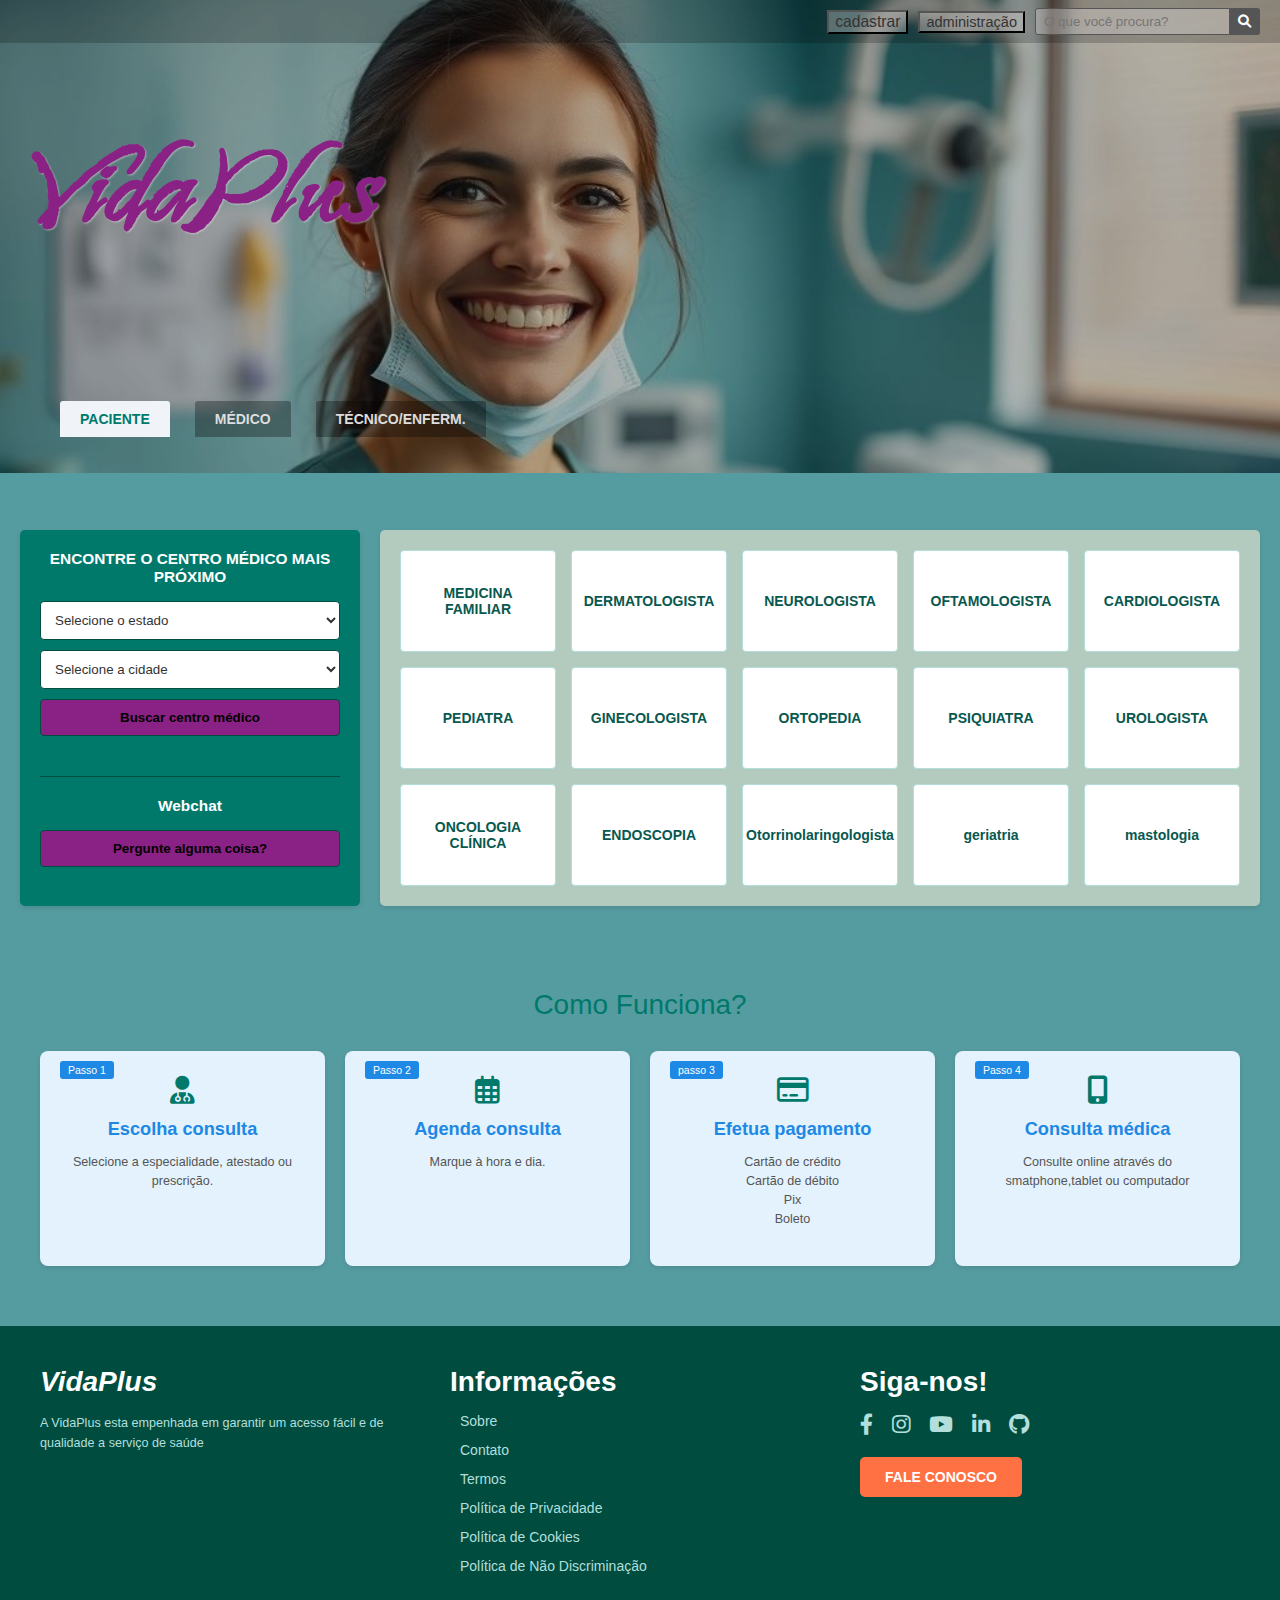
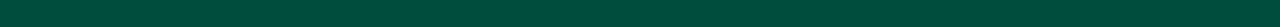
<file: index.html>
<!DOCTYPE html>
<html lang="pt-BR">
<head>
    <meta charset="UTF-8">
    <meta name="viewport" content="width=device-width, initial-scale=1.0">
    <title>VidaPlus</title>
    <link rel="stylesheet" href="css/style.css">
    <!--icone de pesquisa-->
    <link rel="stylesheet" href="https://cdnjs.cloudflare.com/ajax/libs/font-awesome/6.0.0-beta3/css/all.min.css">
    <script src="script.js"></script>
</head>
<body>
    <header>
        <div class="header-top-bar">
            <div>
                <button class="cadastrar" ><a href="vidaplus_cadastro.html">cadastrar</a></button>
                
            </div>
            
            <div><button class="admin-link" >administração</button></div>
            <div class="search-container">
                <input type="text" placeholder="O que você procura?">
                <button type="submit"><i class="fas fa-search"></i></button>
            </div>
            <!-- Add other top-right icons if needed -->
        </div>
        <div class="header-content">
            <div class="logo">VidaPlus</div>
            
        </div>
        <nav class="user-type-nav">
                <ul>
                    <li><a href="vidaplus_paciente.html" class="active">PACIENTE</a></li>
                    <li><a href="vidaplus_medico.html">MÉDICO</a></li>
                    <li><a href="vidaplus_técnico.html">TÉCNICO/ENFERM.</a></li>
                </ul>
        </nav>
    </header>

    <main>
        <div class="content-wrapper">
            <aside class="sidebar">
                <section class="find-clinic">
                    <h2>ENCONTRE O CENTRO MÉDICO MAIS PRÓXIMO</h2>
                     <select name="state" id="state">
                        <option value="">Selecione o estado</option>
                        <!-- Add states here -->
                    </select>
                    <select name="city" id="city">
                        <option value="">Selecione a cidade</option>
                        <!-- Add cities here -->
                    </select>
                   
                    <button class="search-clinic-btn">Buscar centro médico</button>
                </section>
                <section class="webchat">
                    <h3>Webchat</h3>
                    <button class="chat-btn">Pergunte alguma coisa?</button>
                </section>
            </aside>

            <section class="specialties">
                <div class="specialty-card">MEDICINA FAMILIAR</div>
                <div class="specialty-card">DERMATOLOGISTA</div>
                <div class="specialty-card">NEUROLOGISTA</div>
                <div class="specialty-card">OFTAMOLOGISTA</div>
                <div class="specialty-card">CARDIOLOGISTA</div>
                <div class="specialty-card">PEDIATRA</div>
                <div class="specialty-card">GINECOLOGISTA</div>
                <div class="specialty-card">ORTOPEDIA</div>
                <div class="specialty-card">PSIQUIATRA</div>
                <div class="specialty-card">UROLOGISTA</div>
                <div class="specialty-card">ONCOLOGIA CLÍNICA</div>
                <div class="specialty-card">ENDOSCOPIA</div>
                <div class="specialty-card">Otorrinolaringologista</div>
                <div class="specialty-card">geriatria</div>
                <div class="specialty-card">mastologia</div>
            </section>
        </div>

        <section class="how-it-works">
            <h2>Como Funciona?</h2>
            <div class="steps-container">
                <div class="step-card">
                    <div class="date-tag">Passo 1</div>
                    <div class="icon-placeholder"><i class="fas fa-user-md fa-2x"></i></div>
                    <h3>Escolha consulta</h3>
                    <p>Selecione a especialidade, atestado ou prescrição.</p>
                </div>
                <div class="step-card">
                    <div class="date-tag">Passo 2</div>
                    <div class="icon-placeholder"><i class="far fa-calendar-alt fa-2x"></i></div>
                    <h3>Agenda consulta</h3>
                    <p>Marque à hora e dia.</p>
                </div>
                <div class="step-card">
                    <div class="date-tag">passo 3</div>
                    <div class="icon-placeholder"><i class="far fa-credit-card fa-2x"></i></div>
                    <h3>Efetua pagamento</h3>
                    <p>Cartão de crédito<br>Cartão de débito<br>Pix<br>Boleto</p>
                </div>
                <div class="step-card">
                    <div class="date-tag">Passo 4</div>
                    <div class="icon-placeholder"><i class="fas fa-mobile-alt fa-2x"></i></div>
                    <h3>Consulta médica</h3>
                    <p>Consulte online através do smatphone,tablet ou computador</p>
                </div>
            </div>
        </section>
    </main>

    <footer>
        <div class="footer-content">
            <div class="footer-about">
                <div class="footer-logo">VidaPlus</div>
                <p>A VidaPlus esta empenhada em garantir um acesso fácil e de qualidade a serviço de saúde</p>
            </div>
            <div class="footer-info">
                <h3>Informações</h3>
                <ul>
                    <li><a href="#">Sobre</a></li>
                    <li><a href="#">Contato</a></li>
                    <li><a href="#">Termos</a></li>
                    <li><a href="#">Política de Privacidade</a></li>
                    <li><a href="#">Política de Cookies</a></li>
                    <li><a href="#">Política de Não Discriminação</a></li>
                </ul>
            </div>
            <div class="footer-social">
                <h3>Siga-nos!</h3>
                <div class="social-icons">
                    <a href="https://www.facebook.com/"><i class="fab fa-facebook-f"></i></a>
                    <a href="https://www.instagram.com/"><i class="fab fa-instagram"></i></a>
                    <a href="https://www.youtube.com/"><i class="fab fa-youtube"></i></a>
                    <a href="https://www.linkedin.com/in/kerton-marinho-776aba208?lipi=urn%3Ali%3Apage%3Ad_flagship3_profile_view_base_contact_details%3Br41wR1ZuQpeNPed5%2FY5reQ%3D%3D"><i class="fab fa-linkedin-in"></i></a>
                    <a href="https://github.com/KertonMarinho"><i class="fab fa-github"></i></a>
                </div>
                <button class="contact-btn">FALE CONOSCO</button>
            </div>
        </div>
    </footer>

</body>
</html>
</file>
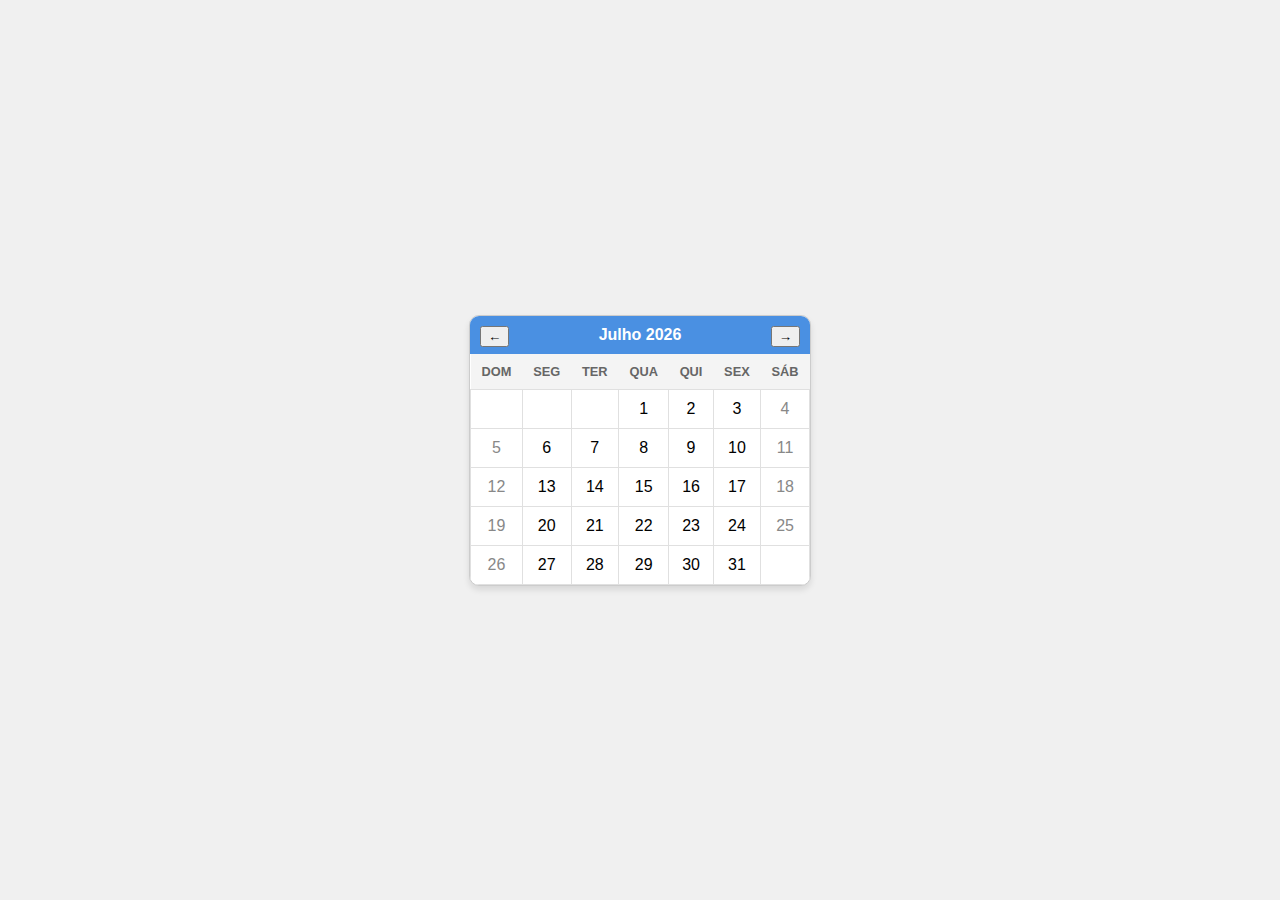
<file: teste CALENDARIO.html>
<!DOCTYPE html>
<html lang="pt-BR">
<head>
<meta charset="UTF-8">
<title>Calendário Dinâmico</title>

<style>
body {
font-family: Arial, sans-serif;
display: flex;
justify-content: center;
align-items: center;
min-height: 100vh;
margin: 0;
background-color: #f0f0f0;
}
.calendario {
border: 1px solid #ccc;
border-radius: 10px;
overflow: hidden;
box-shadow: 0 4px 6px rgba(0, 0, 0, 0.1);
background-color: white;
width: 340px;
}
.calendario-header {
background-color: #4a90e2;
color: white;
text-align: center;
padding: 10px;
font-weight: bold;
}
table {
width: 100%;
border-collapse: collapse;
}
th {
background-color: #f4f4f4;
padding: 10px;
text-transform: uppercase;
font-size: 0.8em;
color: #666;
}
td {
text-align: center;
padding: 10px;
border: 1px solid #e0e0e0;
transition: background-color 0.3s ease;
}
td:hover {
background-color: #e6f2ff;
cursor: pointer;
}
.dia-atual {
background-color: #4a90e2;
color: white;
font-weight: bold;
border-radius: 50%;
}
.fim-de-semana {
color: #888;
}
</style>
</head>
<body>
<div class="calendario">
<div class="calendario-header" id="mes-ano">

</div>
<table>
<thead>
<tr>
<th>Dom</th>
<th>Seg</th>
<th>Ter</th>
<th>Qua</th>
<th>Qui</th>
<th>Sex</th>
<th>Sáb</th>
</tr>
</thead>
<tbody id="dias-calendario"></tbody>
</table>
</div>
<script>
let dataSelecionada = null;
let mesAtual = (new Date()).getMonth();
let anoAtual = (new Date()).getFullYear();

function renderizarCalendario(mes, ano) {
    const diasCalendario = document.getElementById('dias-calendario');
    const mesAno = document.getElementById('mes-ano');
    const nomesMeses = [
        'Janeiro', 'Fevereiro', 'Março', 'Abril', 'Maio', 'Junho',
        'Julho', 'Agosto', 'Setembro', 'Outubro', 'Novembro', 'Dezembro'
    ];
    mesAno.innerHTML = `
        <button id="anterior" style="float:left;">&#8592;</button>
        ${nomesMeses[mes]} ${ano}
        <button id="proximo" style="float:right;">&#8594;</button>
    `;

    const primeiroDia = new Date(ano, mes, 1);
    const ultimoDia = new Date(ano, mes + 1, 0);
    const totalDias = ultimoDia.getDate();

    diasCalendario.innerHTML = '';

    let dataAtual = 1;
    for (let i = 0; i < 6; i++) {
        let linha = document.createElement('tr');
        for (let j = 0; j < 7; j++) {
            let celula = document.createElement('td');
            if (i === 0 && j < primeiroDia.getDay()) {
                celula.innerHTML = '';
            } else if (dataAtual > totalDias) {
                celula.innerHTML = '';
            } else {
                celula.textContent = dataAtual;
                // Fim de semana
                if (j === 0 || j === 6) {
                    celula.classList.add('fim-de-semana');
                }
                // Seleção de data
                if (
                    dataSelecionada &&
                    dataSelecionada.getDate() === dataAtual &&
                    dataSelecionada.getMonth() === mes &&
                    dataSelecionada.getFullYear() === ano
                ) {
                    celula.classList.add('dia-atual');
                }
                celula.style.cursor = "pointer";
                celula.addEventListener('click', function() {
                    dataSelecionada = new Date(ano, mes, Number(this.textContent));
                    renderizarCalendario(mes, ano);
                });
                dataAtual++;
            }
            linha.appendChild(celula);
        }
        diasCalendario.appendChild(linha);
        if (dataAtual > totalDias) break;
    }

    // Botões de navegação
    document.getElementById('anterior').onclick = function() {
        if (mesAtual === 0) {
            mesAtual = 11;
            anoAtual--;
        } else {
            mesAtual--;
        }
        renderizarCalendario(mesAtual, anoAtual);
    };
    document.getElementById('proximo').onclick = function() {
        if (mesAtual === 11) {
            mesAtual = 0;
            anoAtual++;
        } else {
            mesAtual++;
        }
        renderizarCalendario(mesAtual, anoAtual);
    };
}

// Inicializa com o mês atual
renderizarCalendario(mesAtual, anoAtual);
</script>
<style>
.dia-atual {
    background-color: #0074d9 !important;
    color: white !important;
    font-weight: bold;
    border-radius: 50%;
}
</style>
</body>
</html>
</file>
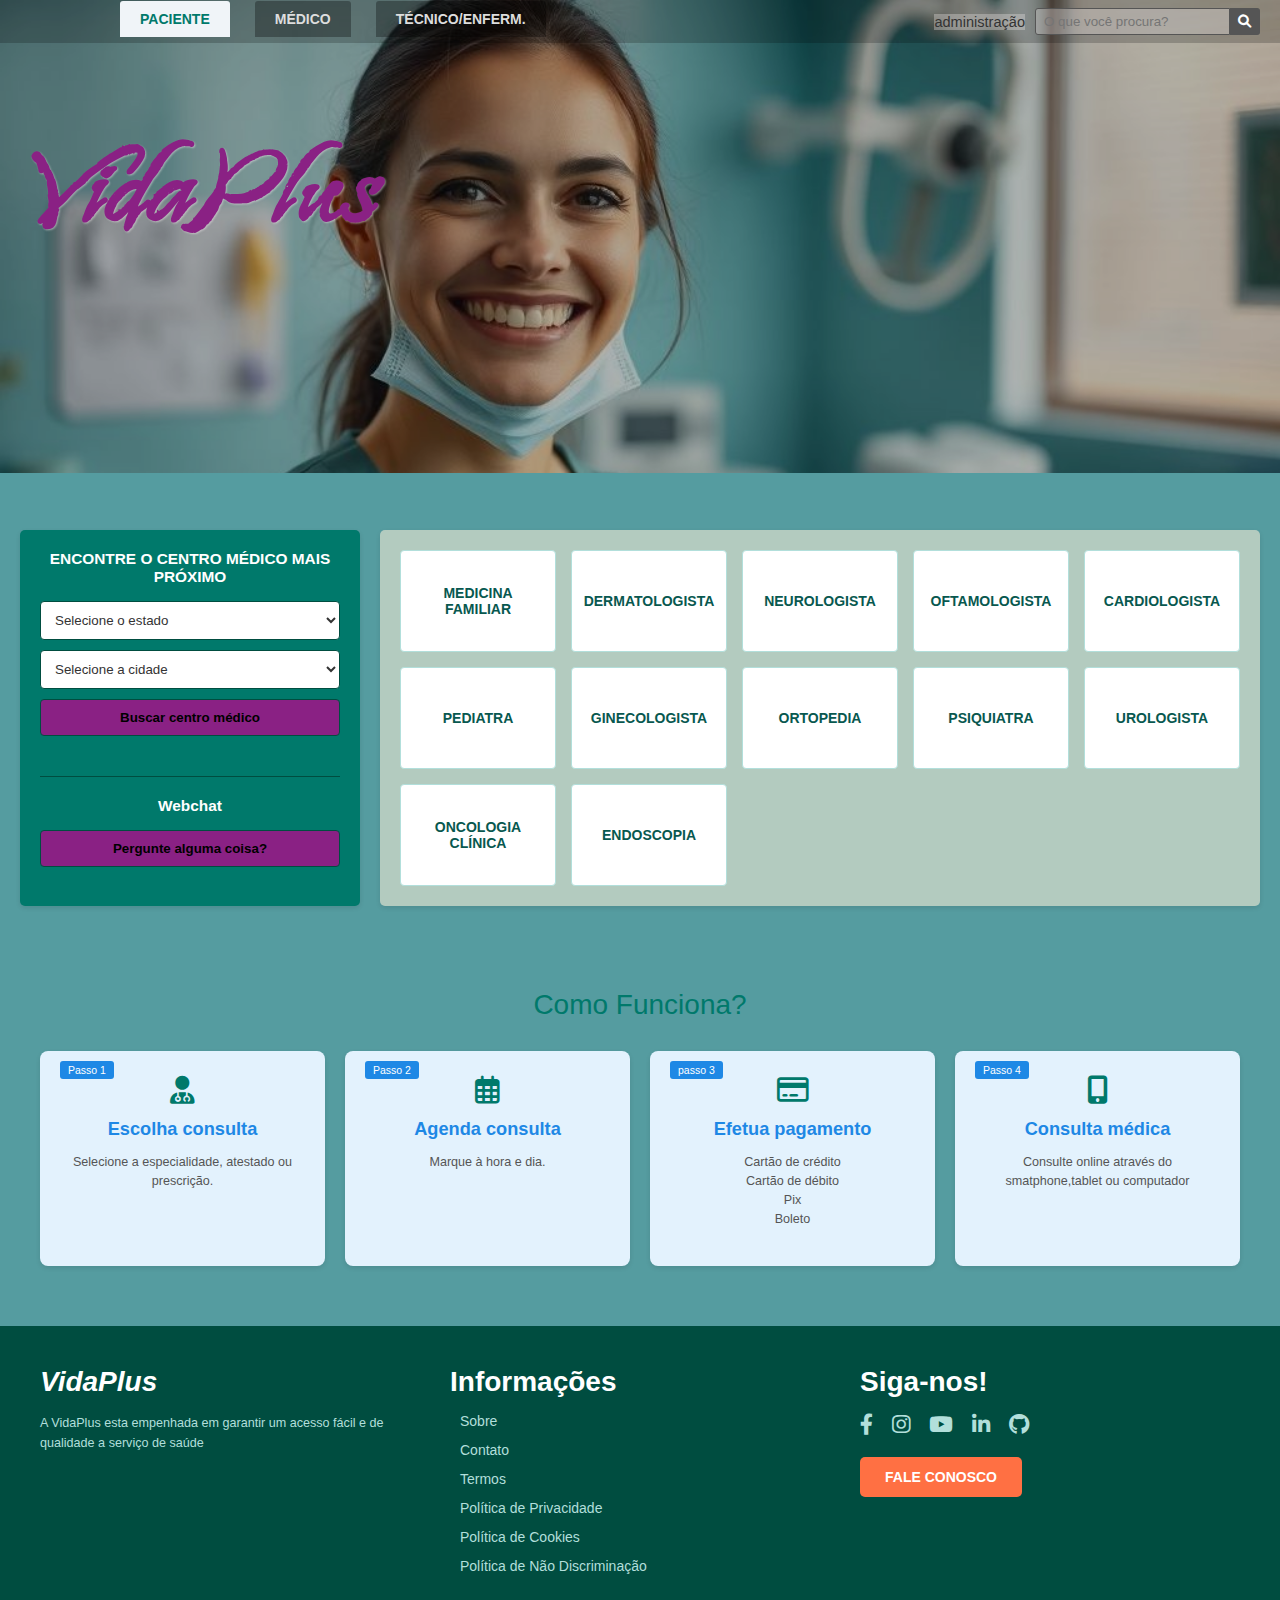
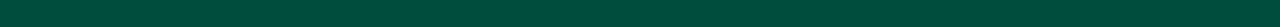
<file: VidaPlus.html>
<!DOCTYPE html>
<html lang="pt-BR">
<head>
    <meta charset="UTF-8">
    <meta name="viewport" content="width=device-width, initial-scale=1.0">
    <title>VidaPlus</title>
    <link rel="stylesheet" href="css/style.css">
    <!--icone de pesquisa-->
    <link rel="stylesheet" href="https://cdnjs.cloudflare.com/ajax/libs/font-awesome/6.0.0-beta3/css/all.min.css">
    <script src="script.js"></script>
</head>
<body>
    <header>
        <div class="header-top-bar">
            <a href="#" class="admin-link">administração</a>
            <div class="search-container">
                <input type="text" placeholder="O que você procura?">
                <button type="submit"><i class="fas fa-search"></i></button>
            </div>
            <!-- Add other top-right icons if needed -->
        </div>
        <div class="header-content">
            <div class="logo">VidaPlus</div>
            <nav class="user-type-nav">
                <ul>
                    <li><a href="#" class="active">PACIENTE</a></li>
                    <li><a href="#">MÉDICO</a></li>
                    <li><a href="#">TÉCNICO/ENFERM.</a></li>
                </ul>
            </nav>
        </div>
    </header>

    <main>
        <div class="content-wrapper">
            <aside class="sidebar">
                <section class="find-clinic">
                    <h2>ENCONTRE O CENTRO MÉDICO MAIS PRÓXIMO</h2>
                     <select name="state" id="state">
                        <option value="">Selecione o estado</option>
                        <!-- Add states here -->
                    </select>
                    <select name="city" id="city">
                        <option value="">Selecione a cidade</option>
                        <!-- Add cities here -->
                    </select>
                   
                    <button class="search-clinic-btn">Buscar centro médico</button>
                </section>
                <section class="webchat">
                    <h3>Webchat</h3>
                    <button class="chat-btn">Pergunte alguma coisa?</button>
                </section>
            </aside>

            <section class="specialties">
                <div class="specialty-card">MEDICINA FAMILIAR</div>
                <div class="specialty-card">DERMATOLOGISTA</div>
                <div class="specialty-card">NEUROLOGISTA</div>
                <div class="specialty-card">OFTAMOLOGISTA</div>
                <div class="specialty-card">CARDIOLOGISTA</div>
                <div class="specialty-card">PEDIATRA</div>
                <div class="specialty-card">GINECOLOGISTA</div>
                <div class="specialty-card">ORTOPEDIA</div>
                <div class="specialty-card">PSIQUIATRA</div>
                <div class="specialty-card">UROLOGISTA</div>
                <div class="specialty-card">ONCOLOGIA CLÍNICA</div>
                <div class="specialty-card">ENDOSCOPIA</div>
            </section>
        </div>

        <section class="how-it-works">
            <h2>Como Funciona?</h2>
            <div class="steps-container">
                <div class="step-card">
                    <div class="date-tag">Passo 1</div>
                    <div class="icon-placeholder"><i class="fas fa-user-md fa-2x"></i></div>
                    <h3>Escolha consulta</h3>
                    <p>Selecione a especialidade, atestado ou prescrição.</p>
                </div>
                <div class="step-card">
                    <div class="date-tag">Passo 2</div>
                    <div class="icon-placeholder"><i class="far fa-calendar-alt fa-2x"></i></div>
                    <h3>Agenda consulta</h3>
                    <p>Marque à hora e dia.</p>
                </div>
                <div class="step-card">
                    <div class="date-tag">passo 3</div>
                    <div class="icon-placeholder"><i class="far fa-credit-card fa-2x"></i></div>
                    <h3>Efetua pagamento</h3>
                    <p>Cartão de crédito<br>Cartão de débito<br>Pix<br>Boleto</p>
                </div>
                <div class="step-card">
                    <div class="date-tag">Passo 4</div>
                    <div class="icon-placeholder"><i class="fas fa-mobile-alt fa-2x"></i></div>
                    <h3>Consulta médica</h3>
                    <p>Consulte online através do smatphone,tablet ou computador</p>
                </div>
            </div>
        </section>
    </main>

    <footer>
        <div class="footer-content">
            <div class="footer-about">
                <div class="footer-logo">VidaPlus</div>
                <p>A VidaPlus esta empenhada em garantir um acesso fácil e de qualidade a serviço de saúde</p>
            </div>
            <div class="footer-info">
                <h3>Informações</h3>
                <ul>
                    <li><a href="#">Sobre</a></li>
                    <li><a href="#">Contato</a></li>
                    <li><a href="#">Termos</a></li>
                    <li><a href="#">Política de Privacidade</a></li>
                    <li><a href="#">Política de Cookies</a></li>
                    <li><a href="#">Política de Não Discriminação</a></li>
                </ul>
            </div>
            <div class="footer-social">
                <h3>Siga-nos!</h3>
                <div class="social-icons">
                    <a href="https://www.facebook.com/"><i class="fab fa-facebook-f"></i></a>
                    <a href="https://www.instagram.com/"><i class="fab fa-instagram"></i></a>
                    <a href="https://www.youtube.com/"><i class="fab fa-youtube"></i></a>
                    <a href="https://www.linkedin.com/in/kerton-marinho-776aba208?lipi=urn%3Ali%3Apage%3Ad_flagship3_profile_view_base_contact_details%3Br41wR1ZuQpeNPed5%2FY5reQ%3D%3D"><i class="fab fa-linkedin-in"></i></a>
                    <a href="https://github.com/KertonMarinho"><i class="fab fa-github"></i></a>
                </div>
                <button class="contact-btn">FALE CONOSCO</button>
            </div>
        </div>
    </footer>

</body>
</html>
</file>
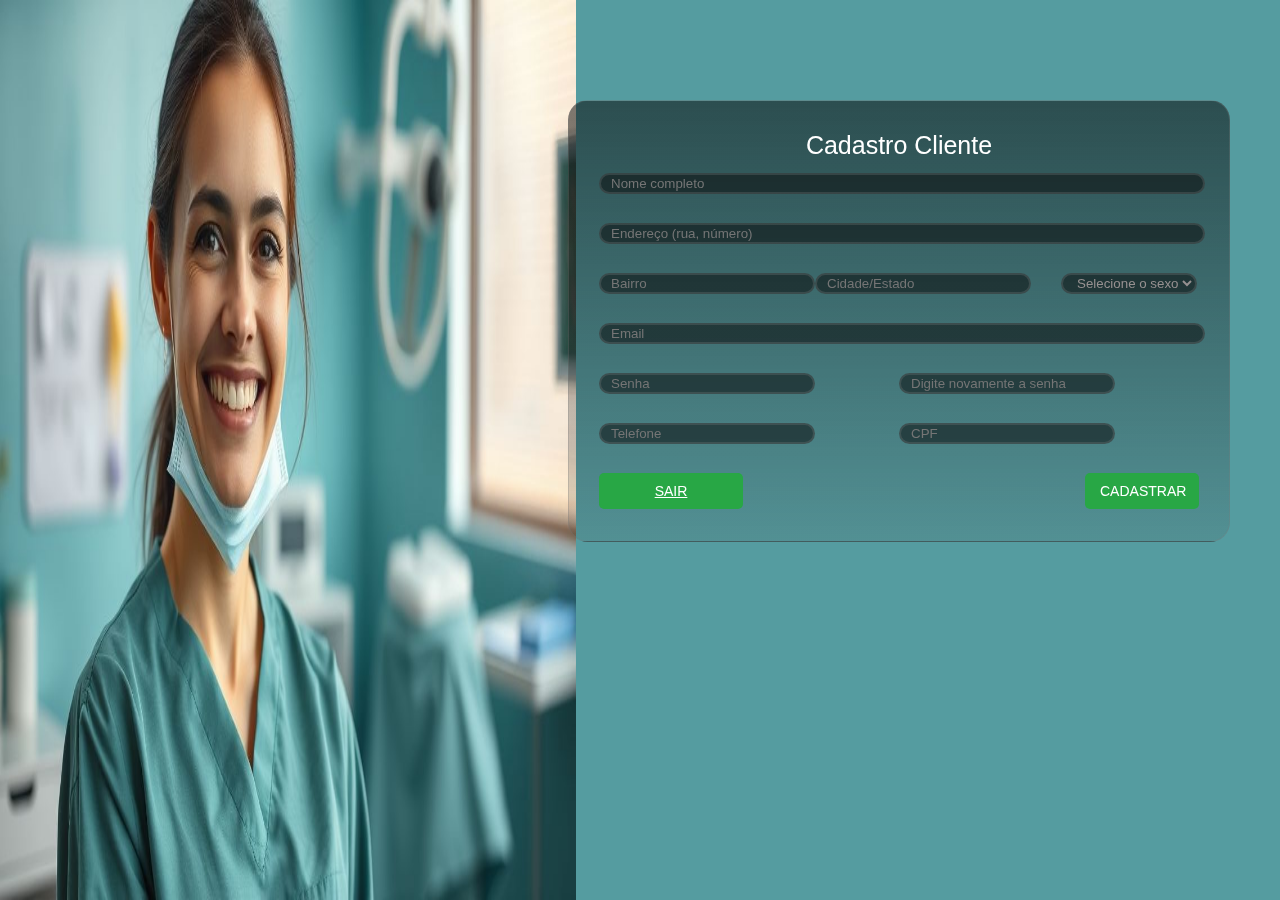
<file: vidaplus_cadastro.html>
<!doctype html>
<html lang="pt-Br">
<head>
    <meta charset="utf-8"/>
    <link rel="stylesheet" type="text/css" href="assets/style-subpage.css"/>
</head>
<body>
    
<section class="container_cadastro">
    <div class="form">
        <div class="form_h3"> Cadastro Cliente </div>
        <form method="post" action="cadastro.php" class="validator">
            <div class="campo">
                <input type="text"  id="name" name="nomeCompleto" placeholder="Nome completo" onkeydown="handleEnterTab(event)" data-rules="required|min=4"/>
            </div>
            <div class="campo">
                <input type="text"  id="enderecoRua" name="enderecoRua" placeholder="Endereço (rua, número)" onkeydown="handleEnterTab(event)" data-rules="required|min=4"/>
            </div>
            <div class="campo">
                <input type="text" class="password"  id="bairro" name="bairro" placeholder="Bairro" onkeydown="handleEnterTab(event)" data-rules="required|min=4"/>
                <input type="text"class="password"  id="cidadeEstado" name="cidadeEstado" placeholder="Cidade/Estado" onkeydown="handleEnterTab(event)" data-rules="required|min=4"/>
                <select name="sexo" id="sexo">
                    <option value="">Selecione o sexo</option>
                    <option value="feminino">Feminino</option>
                    <option value="masculino">Masculino</option>
                </select>
            </div>
            <div class="campo">
                <input type="email"  id="email" name="emailUsuario" placeholder="Email" onkeydown="handleEnterTab(event)" required data-rules="required|email"/>
            </div>
            <div class="campo">
                <input class="password" type="password" id="senha" name="senha" placeholder="Senha" onkeydown="handleEnterTab(event)" data-rules="required|min=4"/>
                <p><input class="password" type="password" id="confirmaSenha" name="confirmaSenha" placeholder="Digite novamente a senha" onkeydown="handleEnterTab(event)" data-rules="required|min=4"/></p>
            </div>
            <div class="campo">
                <input type="tel"class="password"  id="telefone" name="telefone" placeholder="Telefone">
                <p><input type="text"class="password"  id="cpf" name="cpf" placeholder="CPF" data-rules="required|min=11|max=11"></p>
            </div>
            <div class="exit-button">
                <a href="index.html" class="exit-link">SAIR</a>
                <button type="submit" class="exit-link">CADASTRAR</button>
            </div>
        </form>
    </div>
</section>
    
    <script type="text/javascript" src="assets/script.js"></script>
</body>
</html>
</file>
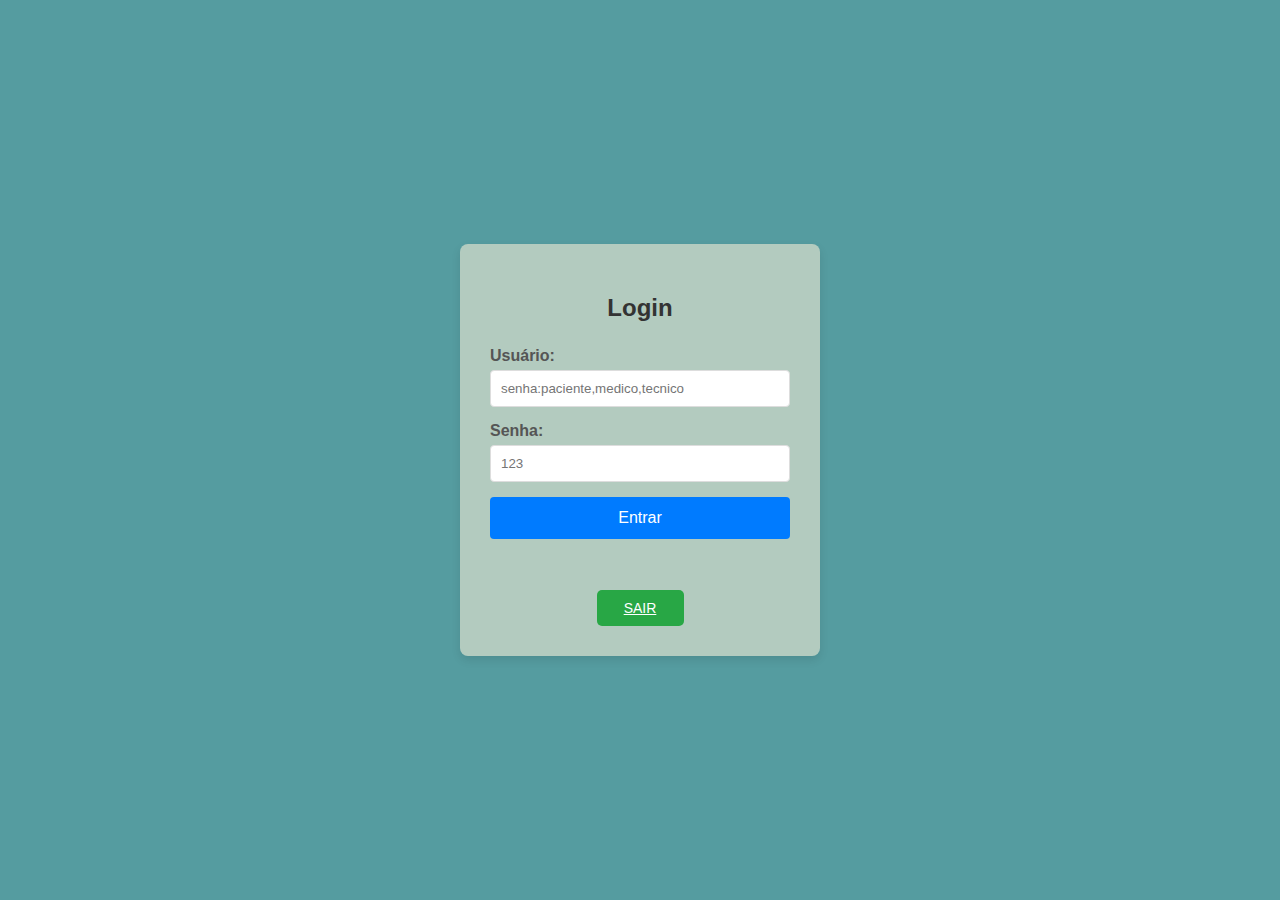
<file: vidaplus_login.html>
<!DOCTYPE html>
<html lang="pt-br">
<head>
    <meta charset="UTF-8">
    <meta name="viewport" content="width=device-width, initial-scale=1.0">
    <title>Login</title>
    <link rel="stylesheet" href="assets/style-login.css">
</head>
<body>
    <div class="login-container">
        <h2>Login</h2>
        <form id="login-form">
            <div class="input-group">
                <label for="username">Usuário:</label>
                <input type="text" id="username" name="username"required placeholder="senha:paciente,medico,tecnico" required>
            </div>
            <div class="input-group">
                <label for="password">Senha:</label>
                <input type="password" id="password" name="password" required placeholder="123" required>
            </div>
            <button type="submit">Entrar</button>
            <p id="error-message" class="error-text"></p>
        </form>
        <div class="exit-button">
                <a href="index.html" class="exit-link">SAIR</a>
            </div>
    </div>

    <script src="assets/script_logn.js"></script>
</body>
</html>
</file>
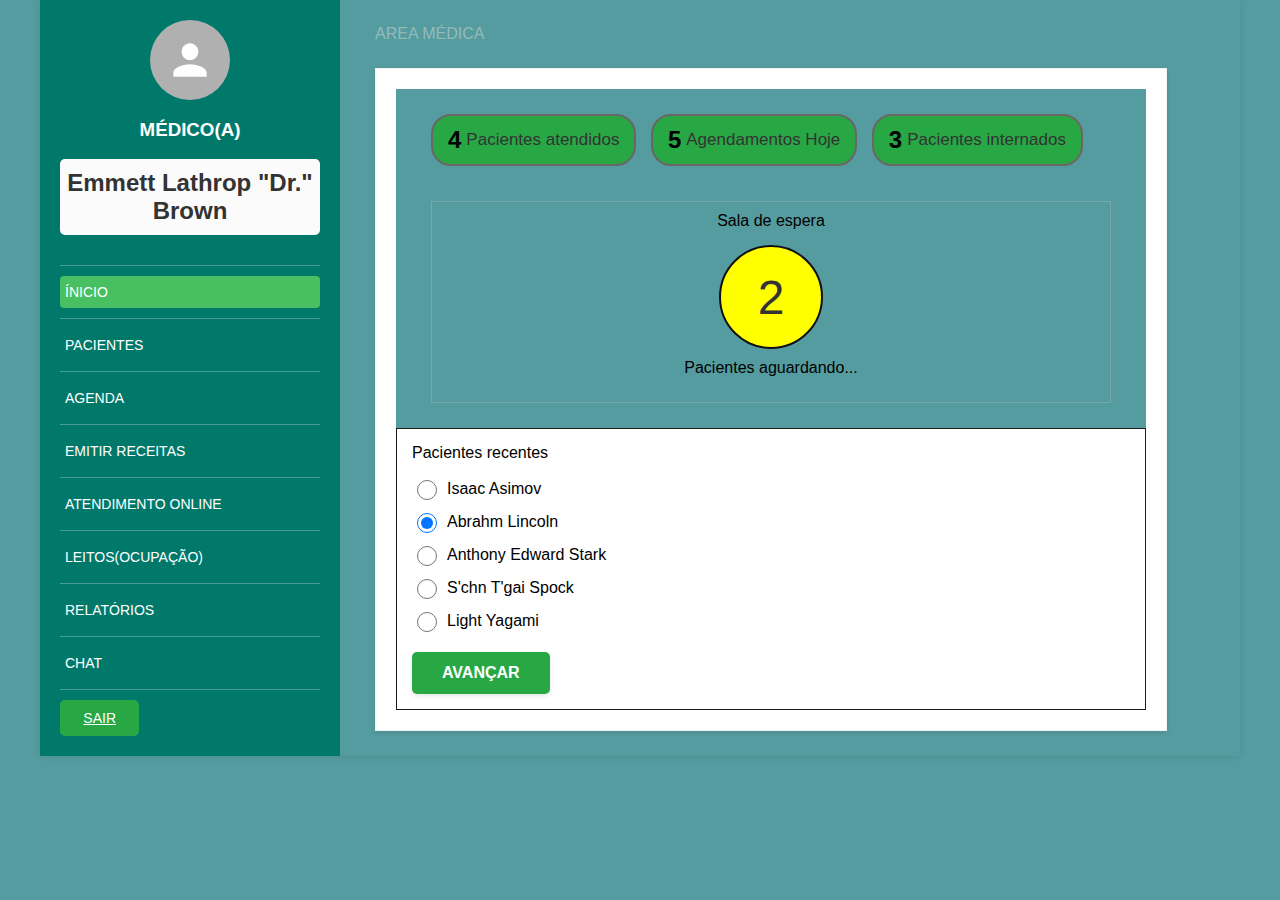
<file: vidaplus_medico.html>
<!DOCTYPE html>
<html lang="pt-BR">
<head>
    <meta charset="UTF-8">
    <meta name="viewport" content="width=device-width, initial-scale=1.0">
    <title>Marcação de Consulta</title>
    <link rel="stylesheet" href="assets/style-subpage.css">
    
    
   
</head>
<body>
    <div class="container">
        <aside class="sidebar">
            <div class="profile">
                <div class="profile-icon">
                    <svg viewBox="0 0 24 24"><path d="M12 12c2.21 0 4-1.79 4-4s-1.79-4-4-4-4 1.79-4 4 1.79 4 4 4zm0 2c-2.67 0-8 1.34-8 4v2h16v-2c0-2.66-5.33-4-8-4z"></path></svg>
                </div>
                <h3> MÉDICO(A)</h3>
                <h2> Emmett Lathrop "Dr." Brown</h2>
            </div>
            <nav class="menu">
                <ul>
                    <li class="active"><a href="#">ÍNICIO</a></li>
                    <li><a href="#">PACIENTES</a></li>
                    <li><a href="#">AGENDA</a></li>
                    <li><a href="#">EMITIR RECEITAS</a></li>
                    <li><a href="#">ATENDIMENTO ONLINE</a></li>
                    <li><a href="#">LEITOS(OCUPAÇÃO)</a></li>
                    <li><a href="#">RELATÓRIOS</a></li>
                    <li><a href="#">CHAT</a></li>
                </ul>
            </nav>
            <div class="exit-button">
                <a href="index.html" class="exit-link">SAIR</a>
            </div>
        </aside>

        <main class="main-content">
            <div class="titulo-area"> AREA MÉDICA</div>
            <div class="dashboard-container">
        <div class="main-content">
            <div class="telemedicina-stats">
                <div class="stat-card">
                    <span class="stat-number">4</span>
                    <span class="stat-label">Pacientes atendidos</span>
                </div>
                <div class="stat-card">
                    <span class="stat-number">5</span>
                    <span class="stat-label">Agendamentos Hoje</span>
                </div>
                <div class="stat-card">
                    <span class="stat-number">3</span>
                    <span class="stat-label">Pacientes internados</span>
                </div>
            </div>

            <div class="sala-de-espera">
                <h3>Sala de espera</h3>
                <div class="espera-circulo">
                    <span>2</span>
                </div>
                <h3>Pacientes aguardando...</h3>
            </div>
        </div>

        <div class="pacientes-recentes">
            <h4>Pacientes recentes</h4>
            <div class="paciente-item">
                <input type="radio" id="paciente1" name="paciente">
                <label for="paciente1">Isaac Asimov</label>
            </div>
            <div class="paciente-item">
                <input type="radio" id="paciente2" name="paciente" checked>
                <label for="paciente2">Abrahm Lincoln</label>
            </div>
            <div class="paciente-item">
                <input type="radio" id="paciente3" name="paciente">
                <label for="paciente3">Anthony Edward Stark</label>
            </div>
             <div class="paciente-item">
                <input type="radio" id="paciente3" name="paciente">
                <label for="paciente3"> S'chn T'gai Spock</label>
            </div>
              <div class="paciente-item">
                <input type="radio" id="paciente3" name="paciente">
                <label for="paciente3"> Light Yagami</label>
            </div>
             <div class="main-action-button">
                <button>AVANÇAR</button>
            </div>
        </div>
        
    </div>
        </main>
    </div>
</body>
<script src="script_paciente.js"></script>
</html>
</file>
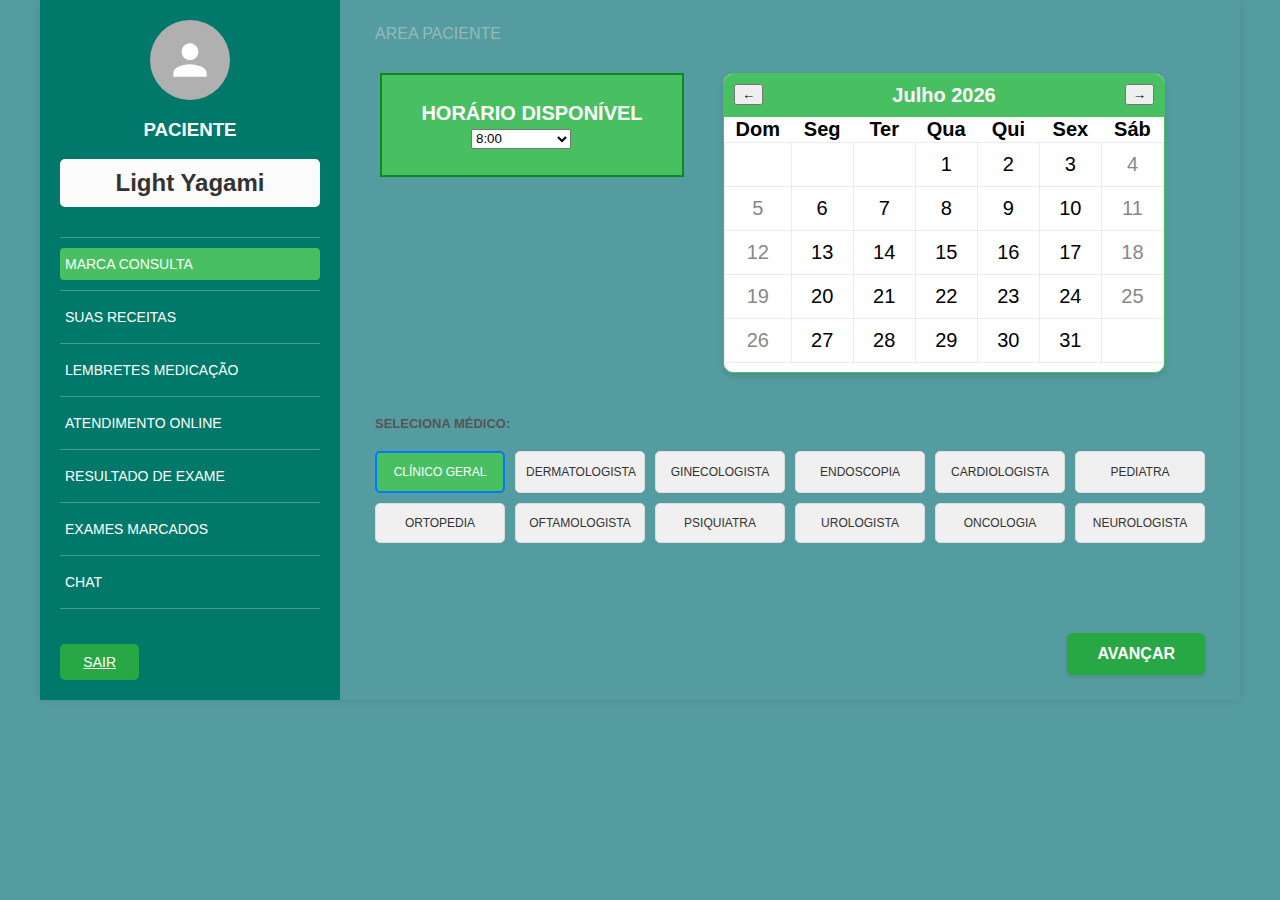
<file: vidaplus_paciente.html>
<!DOCTYPE html>
<html lang="pt-BR">
<head>
    <meta charset="UTF-8">
    <meta name="viewport" content="width=device-width, initial-scale=1.0">
    <title>Marcação de Consulta</title>
    <link rel="stylesheet" href="assets/style-subpage.css">
    
    
   
</head>
<body>
    <div class="container">
        <aside class="sidebar">
            <div class="profile">
                <div class="profile-icon">
                    <svg viewBox="0 0 24 24"><path d="M12 12c2.21 0 4-1.79 4-4s-1.79-4-4-4-4 1.79-4 4 1.79 4 4 4zm0 2c-2.67 0-8 1.34-8 4v2h16v-2c0-2.66-5.33-4-8-4z"></path></svg>
                </div>
                <h3> PACIENTE</h3>
                <h2> Light Yagami</h2>
            </div>
            <nav class="menu">
                <ul>
                    <li class="active"><a href="#">MARCA CONSULTA</a></li>
                    <li><a href="#">SUAS RECEITAS</a></li>
                    <li><a href="#">LEMBRETES MEDICAÇÃO</a></li>
                    <li><a href="#">ATENDIMENTO ONLINE</a></li>
                    <li><a href="#">RESULTADO DE EXAME</a></li>
                    <li><a href="#">EXAMES MARCADOS</a></li>
                    <li><a href="#">CHAT</a></li>
                </ul>
            </nav>
            <div class="exit-button">
                <a href="index.html" class="exit-link">SAIR</a>
            </div>
        </aside>

        <main class="main-content">
            <div class="titulo-area"> AREA PACIENTE</div>
            <div class="container-seletores">
                    
                    <div class="seletor-de-horas" style="display: flex; flex-direction: column;">
                        <label class="TEXTO-HORARIO">HORÁRIO DISPONÍVEL</label>
                        <select class="HORARIO">
                            <option value="1">8:00</option>
                            <option value="2">8:30</option>
                            <option value="3">9:30</option>
                            <option value="4">10:00</option>
                            <option value="5">10:30</option>
                            <option value="5">11:00</option>
                            <option value="5">11:30</option>
                            <option value="5">13:00</option>
                            <option value="5">13:30</option>
                            <option value="5">14:00</option>
                            <option value="5">15:30</option>
                            <option value="5">16:00</option>
                            <option value="5">16:30</option>
                            <option value="5">17:00</option>


                        </select> 
                    </div>
                    <div class="seletor-datas">
                        <div class="calendario">
                        <div class="calendario-header" id="mes-ano">

                        </div>
                            <table>
                            <thead>
                            <tr>
                            <th>Dom</th>
                            <th>Seg</th>
                            <th>Ter</th>
                            <th>Qua</th>
                            <th>Qui</th>
                            <th>Sex</th>
                            <th>Sáb</th>
                            </tr>
                            </thead>
                                <tbody id="dias-calendario"></tbody>
                            </table>
                        </div>

                    </div>
                      
            </div>
          

            <div class="doctor-selection-container">
                <h3 class="section-title">SELECIONA MÉDICO:</h3>
                <div class="doctor-buttons">
                    <button class="selected">CLÍNICO GERAL</button>
                    <button>DERMATOLOGISTA</button>
                    <button>GINECOLOGISTA</button>
                    <button>ENDOSCOPIA</button>
                    <button>CARDIOLOGISTA</button>
                    <button>PEDIATRA</button>
                    <button>ORTOPEDIA</button>
                    <button>OFTAMOLOGISTA</button>
                    <button>PSIQUIATRA</button>
                    <button>UROLOGISTA</button>
                    <button>ONCOLOGIA</button>
                    <button>NEUROLOGISTA</button>
                </div>
            </div>

            <div class="main-action-button">
                <button>AVANÇAR</button>
            </div>
        </main>
    </div>
</body>
<script src="script_paciente.js"></script>
</html>
</file>
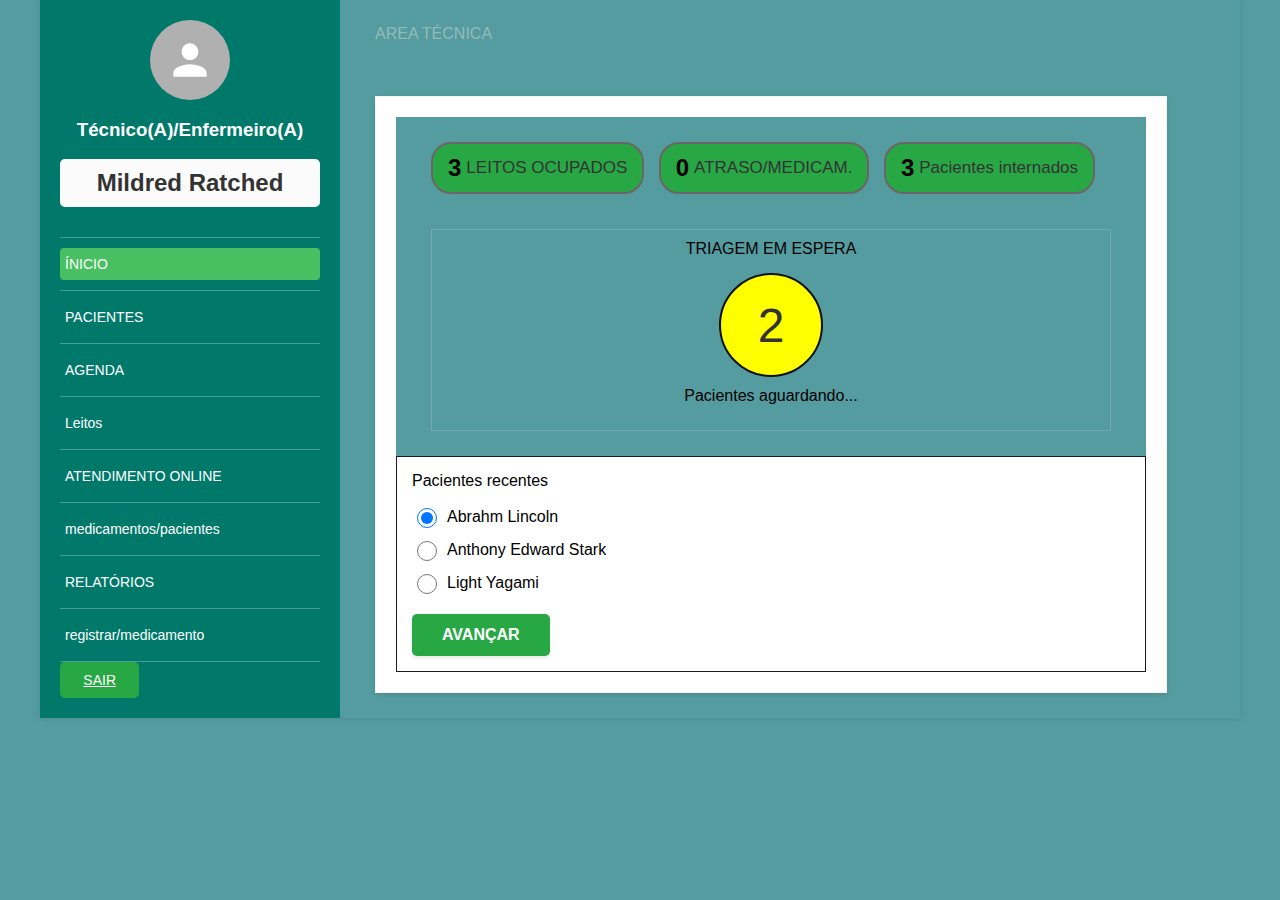
<file: vidaplus_técnico.html>
<!DOCTYPE html>
<html lang="pt-BR">
<head>
    <meta charset="UTF-8">
    <meta name="viewport" content="width=device-width, initial-scale=1.0">
    <title>AREA TÉCNICA</title>
    <link rel="stylesheet" href="assets/style-subpage.css">
    
    
   
</head>
<body>
    <div class="container">
        <aside class="sidebar">
            <div class="profile">
                <div class="profile-icon">
                    <svg viewBox="0 0 24 24"><path d="M12 12c2.21 0 4-1.79 4-4s-1.79-4-4-4-4 1.79-4 4 1.79 4 4 4zm0 2c-2.67 0-8 1.34-8 4v2h16v-2c0-2.66-5.33-4-8-4z"></path></svg>
                </div>
                <h3> Técnico(A)/Enfermeiro(A)</h3>
                <h2>Mildred Ratched</h2>
            </div>
            <nav class="menu">
                <ul>
                    <li class="active"><a href="#">ÍNICIO</a></li>
                    <li><a href="#">PACIENTES</a></li>
                    <li><a href="#">AGENDA</a></li>
                    <li><a href="#">Leitos</a></li>
                    <li><a href="#">ATENDIMENTO ONLINE</a></li>
                    <li><a href="#">medicamentos/pacientes</a></li>
                    <li><a href="#">RELATÓRIOS</a></li>
                    <li><a href="#">registrar/medicamento</a></li>
                </ul>
            </nav>
            <div class="exit-button">
                <a href="index.html" class="exit-link">SAIR</a>
            </div>
        </aside>

        <main class="main-content">
            <div class="titulo-area"> AREA TÉCNICA</div>
            <div class="dashboard-container">
        <div class="main-content">
            <div class="telemedicina-stats">
                <div class="stat-card">
                    <span class="stat-number">3</span>
                    <span class="stat-label">LEITOS OCUPADOS</span>
                </div>
                <div class="stat-card">
                    <span class="stat-number">0</span>
                    <span class="stat-label">ATRASO/MEDICAM.</span>
                </div>
                <div class="stat-card">
                    <span class="stat-number">3</span>
                    <span class="stat-label">Pacientes internados</span>
                </div>
            </div>

            <div class="sala-de-espera">
                <h3>TRIAGEM EM ESPERA</h3>
                <div class="espera-circulo">
                    <span>2</span>
                </div>
                <h3>Pacientes aguardando...</h3>
            </div>
        </div>

        <div class="pacientes-recentes">
            <h4>Pacientes recentes</h4>
            <div class="paciente-item">
                <input type="radio" id="paciente2" name="paciente" checked>
                <label for="paciente2">Abrahm Lincoln</label>
            </div>
            <div class="paciente-item">
                <input type="radio" id="paciente3" name="paciente">
                <label for="paciente3">Anthony Edward Stark</label>
            </div>
              <div class="paciente-item">
                <input type="radio" id="paciente3" name="paciente">
                <label for="paciente3"> Light Yagami</label>
            </div>
             <div class="main-action-button">
                <button>AVANÇAR</button>
            </div>
        </div>
        
    </div>
        </main>
    </div>
</body>
<script src="script_paciente.js"></script>
</html>
</file>
<file: css/style.css>
@import url('https://fonts.googleapis.com/css2?family=Island+Moments&display=swap');
body {
    font-family: Arial, sans-serif;
    margin: 0;
    padding: 0;
    background-color: rgba(85,156, 160, 100); /* Light greyish blue for overall background */
    color: #f1eded;
    font-size: 14px;
}

a {
    text-decoration: none;
    color: inherit;
}

ul {
    list-style: none;
    padding: 0;
    margin: 0;
}

/* Header */
header {
    background-image: url('image/raphael-ai.jpeg'); /* Replace with your actual hero image URL */
    background-size: cover;
     /* Adjust to focus on the person's face */
    color: white;
    padding-bottom: 400px; /* Space for nav below hero image part */
    position: relative; /* For pseudo-element overlay */
}

header::before { /* Dark overlay for better text readability */
    content: "";
    position: absolute;
    top: 0;
    left: 0;
    width: 100%;
    height: 100%;
    background-color: rgba(0, 0, 0, 0.3); /* Adjust opacity as needed */
    z-index: 1;
}



.header-top-bar, .header-content, .search-container {
    position: relative; /* To be above the overlay */
    z-index: 2;
}

.header-top-bar {
     display: flex; /* Torna o container um flex container */
  justify-content: flex-end; /* Alinha os itens filhos à direita */
  align-items: center; /* Centraliza os itens verticalmente */
  /* Adicione padding, background ou outras propriedades para o container principal se necessário */
  width: 100%; /* Exemplo: ocupa a largura total */
 padding: 8px 20px;
  background-color: rgba(0, 0, 0, 0.2);
  font-size: 0.8em; 
   
     
    
}
.cadastrar{
    background-color: rgba(240, 234, 234, 0.329);
    margin-right: 10px;
    color: #333;
    font-size:1.4em;
}
.cadastrar:hover{
    background-color: white;
    color: rgb(8, 8, 8);
}

.admin-link {
        background-color: rgba(240, 234, 234, 0.329);
    margin-right: 10px;
    color: #333;
    font-size:1.3em;
        
}

.admin-link:hover {
    background-color: white;
    color: rgb(8, 8, 8);
}

.search-container {
    display: flex;
    align-items: center;
    margin-right: 40px;
}

.search-container input[type="text"] {
    padding: 5px 8px;
    border: 1px solid #555;
    border-radius: 3px 0 0 3px;
    background-color: rgba(240, 234, 234, 0.329);
    color: #333;
}
.search-container input[type="text"]:hover{
    background-color: white;
    color: rgb(8, 8, 8);
}

.search-container button {
    padding: 5px 8px;
    background-color: #555;
    color: white;
    border: 1px solid #555;
    border-left: none;
    border-radius: 0 3px 3px 0;
    cursor: pointer;
}

.header-content {
    padding: 20px 20px 10px 60px; /* More padding on left for logo */
}

.logo {
    position: absolute;
    bottom: -203px;
    font-size: 10em;
    font-weight: bold;
    font-family: island moments;
    margin-left: -30px;
    margin-bottom: 50hexpx; /* Space between logo and nav */
    /* Add specific font if available */
    color: rgb(138, 33, 132); /* Brighter white for logo */
    text-shadow: 1px 1px 2px rgba(236, 231, 231, 0.5);
     z-index:2;
}

.user-type-nav ul {
    display: inline-flex;
      position: absolute;
    bottom: 36px;
    margin-left: 50px;
    z-index:2;
}
    
    

li{
  padding: 10px;
}

.user-type-nav li a {
    padding: 10px 20px;
    margin-right: 5px;
    background-color: rgba(0, 0, 0, 0.3);
    color: #ddd;
    border-radius: 3px 3px 0 0;
    font-weight: bold;
}

.user-type-nav li a.active,
.user-type-nav li a:hover {
    background-color: #f0f4f8; /* Same as main page background */
    color: #00796b; /* Teal color */
}


/* Main Content Area */
main {
    padding: 0 20px; /* Add some side padding to the main content */
}

.content-wrapper {
    display: flex;
    gap: 20px;
    max-width: 1600px;
    margin: 57px auto 20px auto; /* Negative margin to overlap header slightly, auto for centering */
    position: relative; /* To be above header's pseudo-element if header has fixed height */
    z-index: 3;
}

/* Sidebar (Find Clinic & Webchat) */
.sidebar {
    flex: 0 0 300px; /* Fixed width for sidebar */
    background-color: #00796b; /* Teal color */
    padding: 20px;
    border-radius: 5px;
    color: white;
    box-shadow: 0 2px 5px rgba(0,0,0,0.1);
}

.find-clinic h2, .webchat h3 {
    font-size: 1.1em;
    margin-top: 0;
    margin-bottom: 15px;
    text-align: center;
}

.find-clinic select, .find-clinic button, .webchat button {
    width: 100%;
    padding: 10px;
    margin-bottom: 10px;
    border: 1px solid #004d40; /* Darker teal border */
    border-radius: 4px;
    box-sizing: border-box; /* Include padding and border in element's total width and height */
}

.find-clinic select {
    background-color: white;
    color: #333;
}

.search-clinic-btn, .chat-btn {
    background-color: rgb(138, 33, 132); /* Bright green */
    color: black;
    font-weight: bold;
    cursor: pointer;
    border: none;
}
.search-clinic-btn:hover, .chat-btn:hover {
    background-color: #00a040; /* Darker green */
}

.webchat {
    margin-top: 30px;
    padding-top: 20px;
    border-top: 1px solid #004d40;
}


/* Specialties Grid */
.specialties {
    flex-grow: 1;
    display: grid;
    grid-template-columns: repeat(auto-fit, minmax(150px, 1fr));
    gap: 15px;
    background-color: #bdcfc2e7; /* Very light teal */
    padding: 20px;
    border-radius: 5px;
    box-shadow: 0 2px 5px rgba(0,0,0,0.1);
}

.specialty-card {
    background-color: white;
    padding: 20px;
    text-align: center;
    border: 1px solid #b2dfdb; /* Light teal border */
    border-radius: 4px;
    font-weight: bold;
    color: #08584f; /* Teal text */
    cursor: pointer;
    transition: transform 0.2s ease, box-shadow 0.2s ease;
    min-height: 60px; /* Ensure cards have some height */
    display: flex;
    align-items: center;
    justify-content: center;
}

.specialty-card:hover {
    transform: translateY(-3px);
    box-shadow: 0 6px 8px rgba(0,0,0,0.25);
}


/* How it Works Section */
.how-it-works {
    max-width: 1200px;
    margin: 40px auto;
    text-align: center;
    padding: 20px;
}

.how-it-works h2 {
    font-size: 2em;
    color: #00796b; /* Teal color */
    margin-bottom: 30px;
    font-weight: normal; /* Lighter than the default h2 bold */
}

.steps-container {
    display: flex;
    justify-content: space-around;
    gap: 20px;
    flex-wrap: wrap; /* Allow wrapping on smaller screens */
}

.step-card {
    background-color: #e3f2fd; /* Light blue */
    padding: 25px 20px;
    border-radius: 8px;
    flex: 1;
    min-width: 220px; /* Minimum width for each card */
    max-width: 280px; /* Maximum width */
    box-shadow: 0 2px 5px rgba(0,0,0,0.1);
    text-align: center;
    position: relative; /* For the date tag */
}

.step-card .icon-placeholder {
    margin-bottom: 15px;
    color: #00796b; /* Teal for icons */
}

.step-card h3 {
    font-size: 1.3em;
    color: #1e88e5; /* Blue */
    margin-top: 0;
    margin-bottom: 10px;
}

.step-card p {
    font-size: 0.9em;
    color: #555;
    line-height: 1.5;
}

.date-tag {
    position: absolute;
    top: 10px;
    background-color: #1e88e5; /* Blue */
    color: white;
    padding: 3px 8px;
    font-size: 0.75em;
    border-radius: 3px;
}


/* Footer */
footer {
    background-color: #004d40; /* Darker teal */
    color: #b2dfdb; /* Light teal text */
    padding: 40px 20px;
}

.footer-content {
    max-width: 1200px;
    margin: 0 auto;
    display: flex;
    justify-content: space-between;
    gap: 30px;
    flex-wrap: wrap; /* Allow wrapping */
}

.footer-about, .footer-info, .footer-social {
    flex: 1;
    min-width: 250px; /* Minimum width for footer sections */
}

.footer-logo {
    font-size: 2em;
    font-weight: bold;
    font-style: italic;
    color: white;
    margin-bottom: 15px;
}

.footer-about p {
    font-size: 0.9em;
    line-height: 1.6;
}

.footer-info h3, .footer-social h3 {
    
    color: white;
    font-size: 2em;
    margin-top: 0;
    margin-bottom: 15px;
}

.footer-info ul li {
    margin-bottom: 8px;   
    padding-bottom: 5px;
    padding-top: 0;
}

.footer-info ul li a:hover {
    color: white;
    text-decoration: underline;
}

.social-icons {
    margin-bottom: 20px;
}

.social-icons a {
    color: #b2dfdb;
    font-size: 1.5em;
    margin-right: 15px;
    transition: color 0.2s ease;
}

.social-icons a:hover {
    color: white;
}

.contact-btn {
    background-color: #ff7043; /* Orange-red */
    color: white;
    padding: 12px 25px;
    border: none;
    border-radius: 5px;
    font-weight: bold;
    cursor: pointer;
    font-size: 1em;
    text-transform: uppercase;
}

.contact-btn:hover {
    background-color: #f4511e; /* Darker orange-red */
}

/* Font Awesome Icon basic styling */
.fas, .far, .fab {
    line-height: 1; /* Prevents icons from affecting line height too much */
}
</file>
<file: assets/style-subpage.css>
@import url('https://fonts.googleapis.com/css2?family=Island+Moments&display=swap');
body {
    font-family: Arial, sans-serif;
    margin: 0;
    padding: 0;
    background-color: rgba(85,156, 160, 100);
    display: flex;
}

.container {
    display: flex;
    width: 100%;
    max-width: 1200px; 
    margin: auto;
    background-color: #fff;
    box-shadow: 0 0 10px rgba(0,0,0,0.1);
    height: auto; 
    min-height: 700px; 
}

.appointment-sections {
    display: flex;
    gap: 30px; 
}

.calendario {
    border: 1px solid #48c062;
    border-radius: 10px;
    overflow: hidden;
    box-shadow: 0 4px 6px rgba(0, 0, 0, 0.1);
    background-color: white;
    width: 440px;
}

.calendario-header {
    background-color: #48c062;
    color: white;
    text-align: center;
    padding: 10px;
    font-weight: bold;
}

.container-seletores{
    display: flex; 
     
}

.doctor-buttons {
    display: grid;
    grid-template-columns: repeat(auto-fill, minmax(130px, 1fr)); /* Responsive grid */
    gap: 10px;
    margin-top: 10px;
}

.doctor-buttons button  {
    background-color: #f0f0f0;
    border: 1px solid #ddd;
    padding: 12px 10px;
    border-radius: 5px;
    cursor: pointer;
    font-size: 12px;
    color: #333;
    text-align: center;
    transition: background-color 0.2s, border-color 0.2s;
}

.doctor-buttons button.selected {
    background-color: #48c062;
    color: #fff;
    border: 2px solid #0f881f;
}

.doctor-buttons button.selected {
    background-color: #48c062;
    color: white;
    border-color: #007bff;
}

.doctor-selection-container {
    flex: 1;
    display: flex;
    flex-direction: column;
}

.exit-button {
    display: flex;
    justify-content: space-between;
    margin-top: auto;
}

.exit-link {
    background-color: #28a745;
    color: white;
    border: none;
    padding: 10px 15px;
    width: 19%;
    text-align: left;
    font-size: 14px;
    border-radius: 5px;
    cursor: pointer;
    display: flex;
    justify-content:space-around;
    align-items: center;
}

.exit-link:hover {
    background-color: #444;
}

.fim-de-semana {
    color: #888;
}

.HORARIO{
    width: 100px;
    height: 20px;
    margin-left: 89PX;
}

.main-action-button {
    align-self: flex-end;
    margin-top: 20px; 
}

.main-action-button button {
    background-color: #28a745; /* Green color */
    color: white;
    border: none;
    padding: 12px 30px;
    font-size: 16px;
    font-weight: bold;
    border-radius: 5px;
    cursor: pointer;
    box-shadow: 0 2px 4px rgba(0,0,0,0.1);
}

.main-action-button button:hover {
    background-color: #218838; /* Darker green */
}

.main-content {
    flex-grow: 1;
    padding: 25px 35px; 
    background-color: rgba(85, 156, 160, 100);
    display: flex;
    flex-direction: column;
    gap: 25px; 
}

.menu ul {
    list-style: none;
    padding: 0;
    margin: 0;
}

.menu ul li {
    padding: 10px 0;
    border-bottom: 1px solid #4A9A9A; 
}

.menu ul li:first-child {
    border-top: 1px solid #4A9A9A;
}

.menu ul li a {
    color: white;
    text-decoration: none;
    display: block;
    font-size: 14px;
    padding: 8px 5px;
}

.menu ul li.active a, .menu ul li a:hover {
    background-color:#48c062; 
    border-radius: 4px;
}

.paciente-buttons {
    display: grid;
    grid-template-columns: repeat(auto-fill, minmax(130px, 1fr)); /* Responsive grid */
    gap: 10px;
    margin-top: 10px;
}

.profile {
    text-align: center;
    margin-bottom: 30px;
}

.profile h2 {
    font-size: 24px;
    font-weight: bold;
    background-color: #fcfbfb;
    color: #333;
    padding: 10px 0;
    border-radius: 5px;
    margin: 0;
}

.profile-icon {
    width: 80px;
    height: 80px;
    background-color: #B0B0B0; 
    border-radius: 50%;
    margin: 0 auto 10px auto;
    display: flex;
    align-items: center;
    justify-content: center;
    font-size: 40px; 
    color: #fff;
}

.profile-icon svg { 
    width: 50px;
    height: 50px;
    fill: #FFFFFF;
}

.section-title {
    font-size: 13px;
    color: #555;
    margin-bottom: 10px;
    font-weight: bold;
    text-transform: uppercase;
}

.seletor-de-horas{
    width: 300px;
    height: 100px;
    color: white;
    display:FLEX; 
    justify-content:center;
    margin: 5px; 
    font-size: 20px;
    background-color: #48c062;
    border: 2px solid #0f881f;
}

.seletor-datas{
    width: 500px;
    height: 300px;
    display: flex; 
    justify-content: center;
    margin: 5px; 
    font-size: 20px;
}

.sidebar {
    width: 260px;
    background-color: rgb(0, 121, 107); 
    padding: 20px;
    color: white;
    display: flex;
    flex-direction: column;
}

.titulo-area {
    color: #cdd6cf8c;
}

table {
    width: 100%;
    border-collapse: collapse;
}

td {
    text-align: center;
    padding: 10px;
    border: 1px solid #e0e0e09c;
    transition: background-color 0.3s ease;
}

td:hover {
    background-color: #e6f2ff;
    cursor: pointer;
}

.th {
    background-color: #f4f4f4;
    padding: 10px;
    text-transform: uppercase;
    font-size: 0.8em;
    color: #666;
}

.TEXTO-HORARIO{
    font-family:'Lucida Sans', 'Lucida Sans Regular', 'Lucida Grande', 'Lucida Sans Unicode', Geneva, Verdana, sans-serif;
    font-weight: bold;
    text-align: center;
    margin-bottom: 4px;
}

.dia-atual {
    background-color: #48c062 !important;
    color: white !important;
    font-weight: bold;
    border-radius: 50%;
}

/* Seção Sala de Espera */
.espera-circulo {
    align-items: center;
    background-color: yellow;
    border: 2px solid #111111;
    border-radius: 50%;
    display: flex;
    height: 100px;
    justify-content: center;
    margin: 0 auto 10px auto;
    width: 100px;
}

.espera-circulo span {
    color: #333;
    font-size: 48px;
}

.sala-de-espera {
    border: 1px solid #cccccc46;
    flex-basis: 45%;
    padding: 10px;
    text-align: center;
}

.sala-de-espera h3 {
    font-size: 16px;
    font-weight: normal;
    margin: 0 0 15px 0;
}

.sala-de-espera p {
    font-size: 14px;
    margin: 0;
}

/* Seção de Telemedicina */
.stat-card {
    background-color: #28a745;
    border: 2px solid #6b6666;
    border-radius: 20px;
    padding: 10px 15px;
    margin-right: 10px;
    margin-bottom: 10px;
    display: inline-flex;
    align-items: center;
}

.stat-number {
    font-size: 24px;
    font-weight: bold;
    margin-right: 5px;
}

.stat-label {
    font-size: 17px;
    color: #333;
}

/* Seção Pacientes Recentes */
.dashboard-container {
    width: 750px;
    background-color: #fff;
    border: 1px solid #cccccc3b;
    padding: 20px;
    box-shadow: 0 2px 5px rgba(0,0,0,0.1);
}

.main-content {
    display: flex;
    justify-content: space-between;
  
}
.paciente-item {
    align-items: center;
    display: flex;
    margin-bottom: 10px;
}

.paciente-item input[type="radio"] {
    height: 20px;
    margin-right: 10px;
    width: 20px;
}

.paciente-item label {
    font-size: 16px;
}

.pacientes-recentes {
    border: 1px solid #201b1b;
    padding: 15px;
}

.pacientes-recentes h4 {
    font-weight: normal;
    margin: 0 0 15px 0;
}

/*area cadastro*/
.campo {
    height: 20px;
    margin-bottom: 30px;
}

.container_cadastro {
    background-image: url(../assets/image/raphael-ai.jpeg);
    background-repeat: no-repeat;
    background-size: 45% 90%;
    display: flex;
    height: 100%;
    justify-content: flex-end;
    padding-top: 100px;
    position: fixed;
    width: 100%;
}

.error {
    color: #fff;
    font-size: 11px;
    padding-left: 10px;
}

.form {
    background-image: linear-gradient(rgba(8, 8, 8, 0.527), rgba(68, 68, 67, 0.13));
    border: 1px solid rgba(124, 126, 126, 0.294);
    border-radius: 20px;
    display: block;
    flex-direction: column;
    height: 440px;
    margin-right: 50px;
    padding-left: 30px;
    padding-right: 30px;
    width: 600px;
}

.form_h3 {
    color: white;
    font-family: 'Lucida Sans', 'Lucida Sans Regular', 'Lucida Grande', 'Lucida Sans Unicode', Geneva, Verdana, sans-serif;
    font-size: 25PX;
    font-weight: 100;
    margin-bottom: 13PX;
    margin-top: 30px;
    text-align: center;
}

input {
    background-color: rgba(8, 8, 8, 0.527);
    border-radius: 20px;
    border: 2px solid rgba(124, 126, 126, 0.294);
    color: white;
    float: left;
    padding-left: 10px;
    width: 590px;
}

p { 
    color: white;
    display: flex;
    justify-content:space-around;
    margin-top: 30px;
  
}
.password {
    
    width: 200px;
}
#botao-campo-form{
background-color: rgba(8, 8, 8, 0.527);;
}
#checbox {
    background-color: rgba(8, 8, 8, 0.527);
    color: rgb(150, 144, 144);
}
#cid{
    margin-left: 10px;
}

#declaracaoAlien {
    color: rgb(150, 144, 144);
    white-space: nowrap;
}

#enviar {
    background-color: rgba(8, 8, 8, 0.527);
    color: rgb(150, 144, 144);
}

#sexo {
    background-color: rgba(8, 8, 8, 0.527);
    border-radius: 20px;
    border: 2px solid rgba(124, 126, 126, 0.294);
    color: rgb(150, 144, 144);
    margin-left: 30px;
    padding-left: 10px;
}
</file>
<file: assets/style-login.css>
/*tela de login*/
/* Estilos gerais */
body {
    font-family: Arial, sans-serif;
    background-color: rgba(85,156, 160, 100);
    display: flex;
    justify-content: center;
    align-items: center;
    height: 100vh; /* Ocupa 100% da altura da tela */
    margin: 0;
}

/* Container do formulário */
.login-container {
    background-color: #bdcfc2e7;
    padding: 30px;
    border-radius: 8px;
    box-shadow: 0 4px 10px rgba(0, 0, 0, 0.1);
    width: 300px;
    text-align: center;
}

/* Título */
.login-container h2 {
    margin-bottom: 25px;
    color: #333;
}

/* Grupo de input (label + input) */
.input-group {
    margin-bottom: 15px;
    text-align: left;
}

.input-group label {
    display: block;
    margin-bottom: 5px;
    font-weight: bold;
    color: #555;
}

.input-group input {
    width: 100%;
    padding: 10px;
    border: 1px solid #ddd;
    border-radius: 4px;
    box-sizing: border-box; /* Garante que o padding não aumente o tamanho do input */
}

/* Botão */
button {
    width: 100%;
    padding: 12px;
    background-color: #007bff;
    color: #fff;
    border: none;
    border-radius: 4px;
    font-size: 16px;
    cursor: pointer;
    transition: background-color 0.3s ease;
}

button:hover {
    background-color: #0056b3;
}

/* Mensagem de erro */
.error-text {
    color: #e74c3c;
    margin-top: 15px;
    font-weight: bold;
    height: 20px; /* Para evitar que o layout se mova quando a mensagem aparecer */
}
.exit-button{
    display: flex;
    justify-content: center;
}
.exit-link {
    background-color: #28a745;
    color: white;
    border: none;
    padding: 10px 15px;
    width: 19%;
    text-align: left;
    font-size: 14px;
    border-radius: 5px;
    cursor: pointer;
    display: flex;
    justify-content:space-around;
    align-items: center;
}
</file>
